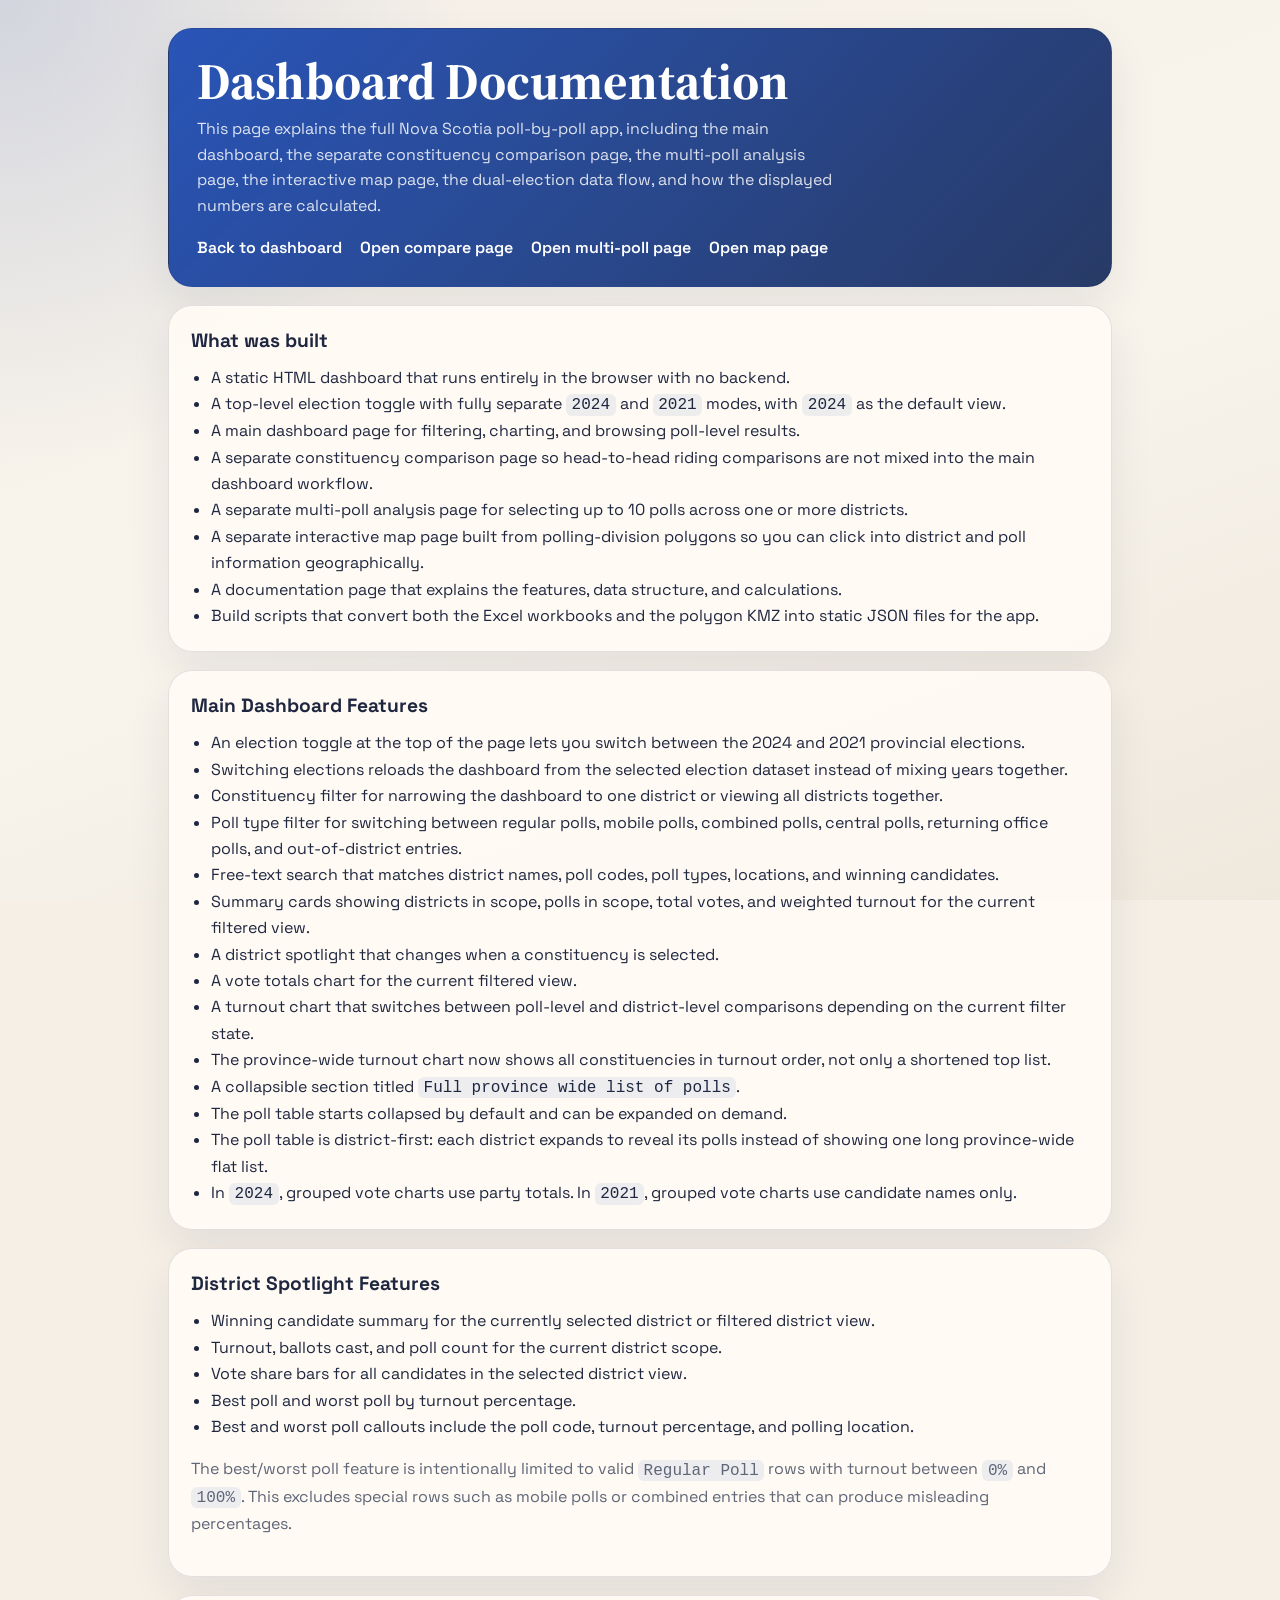
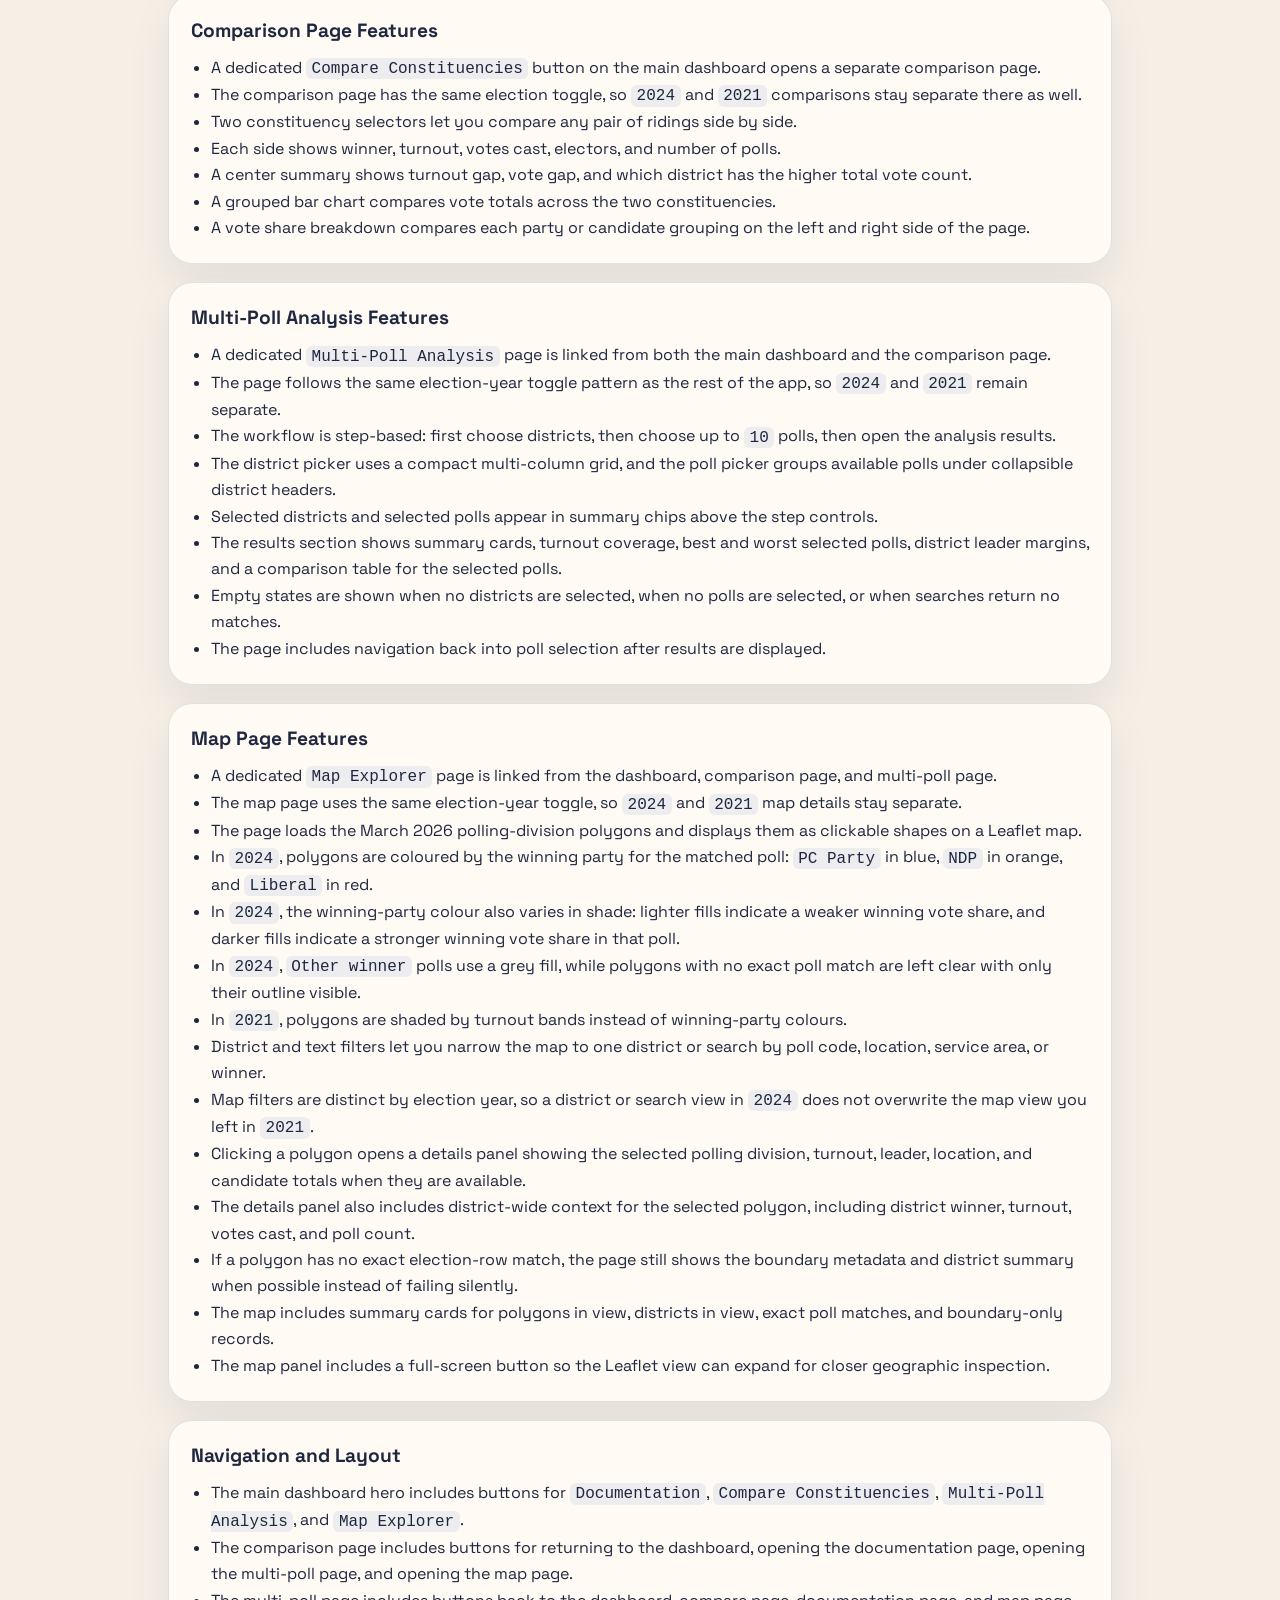
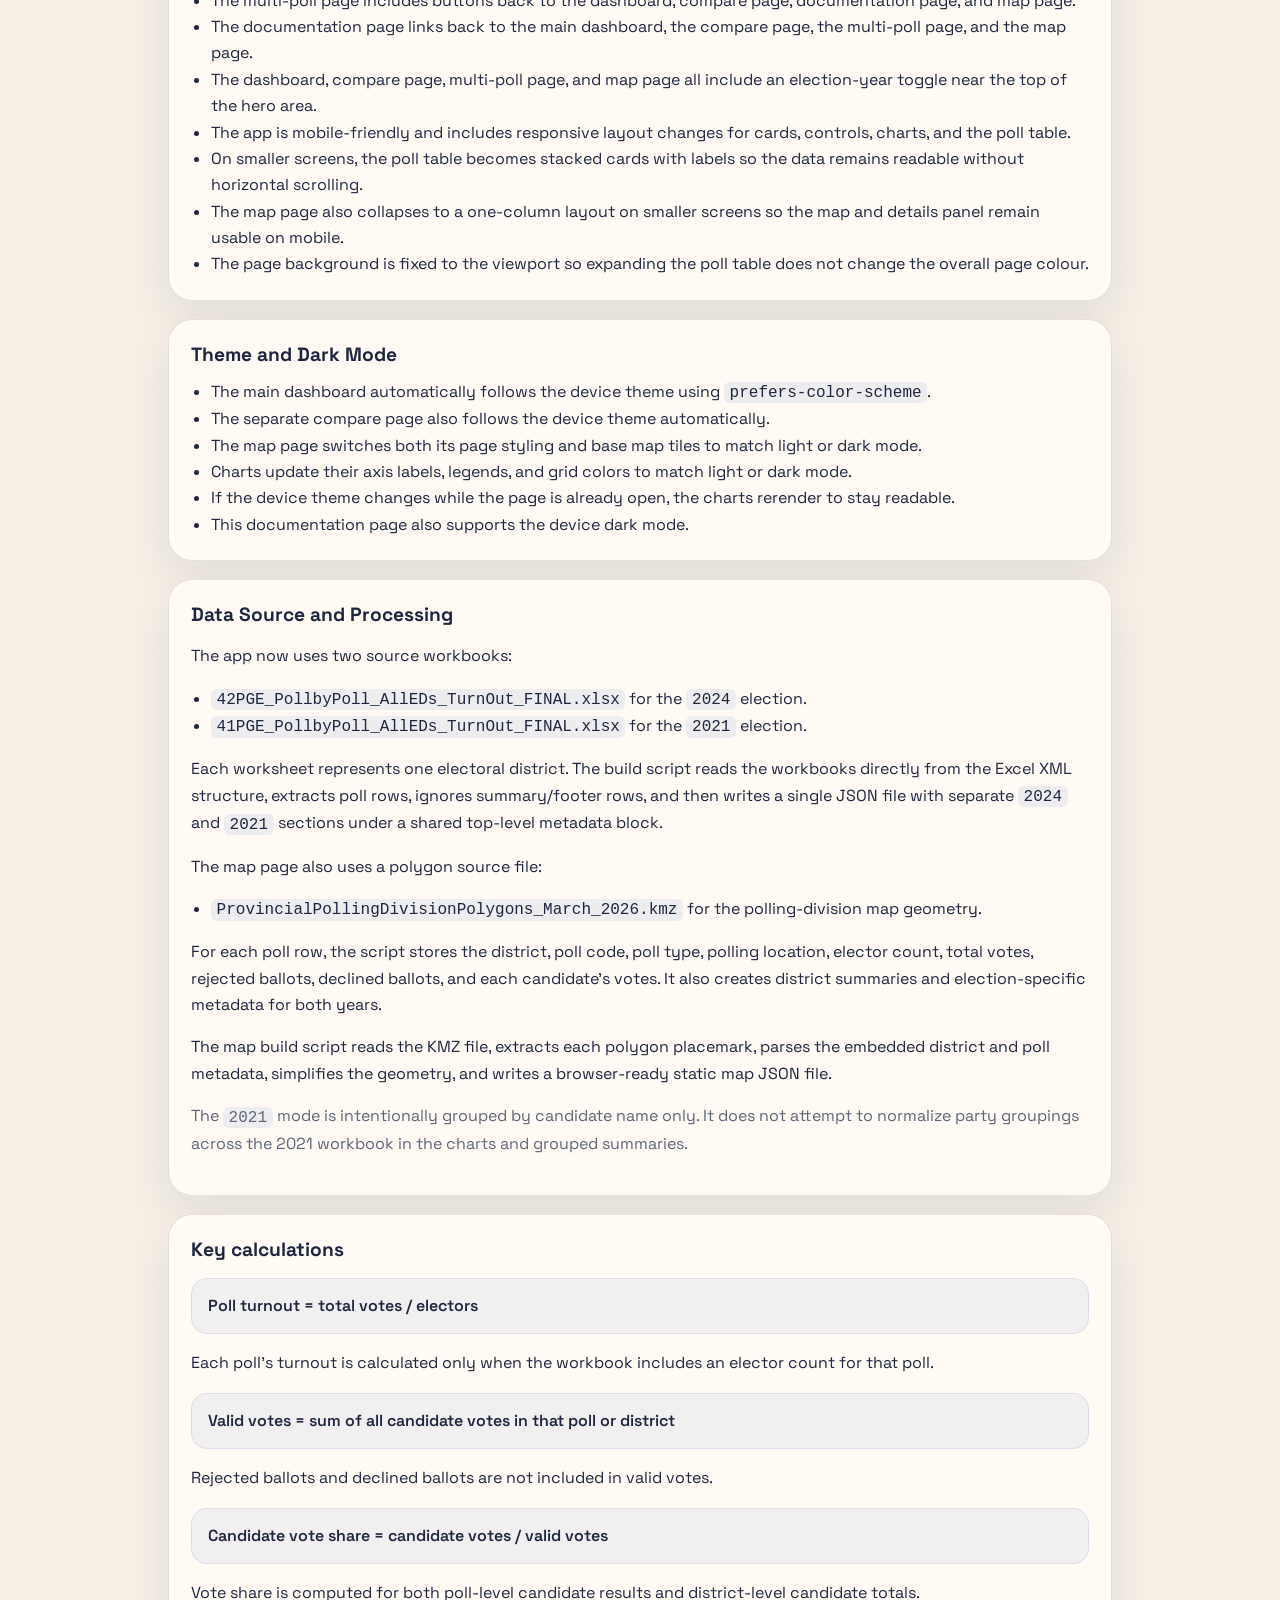
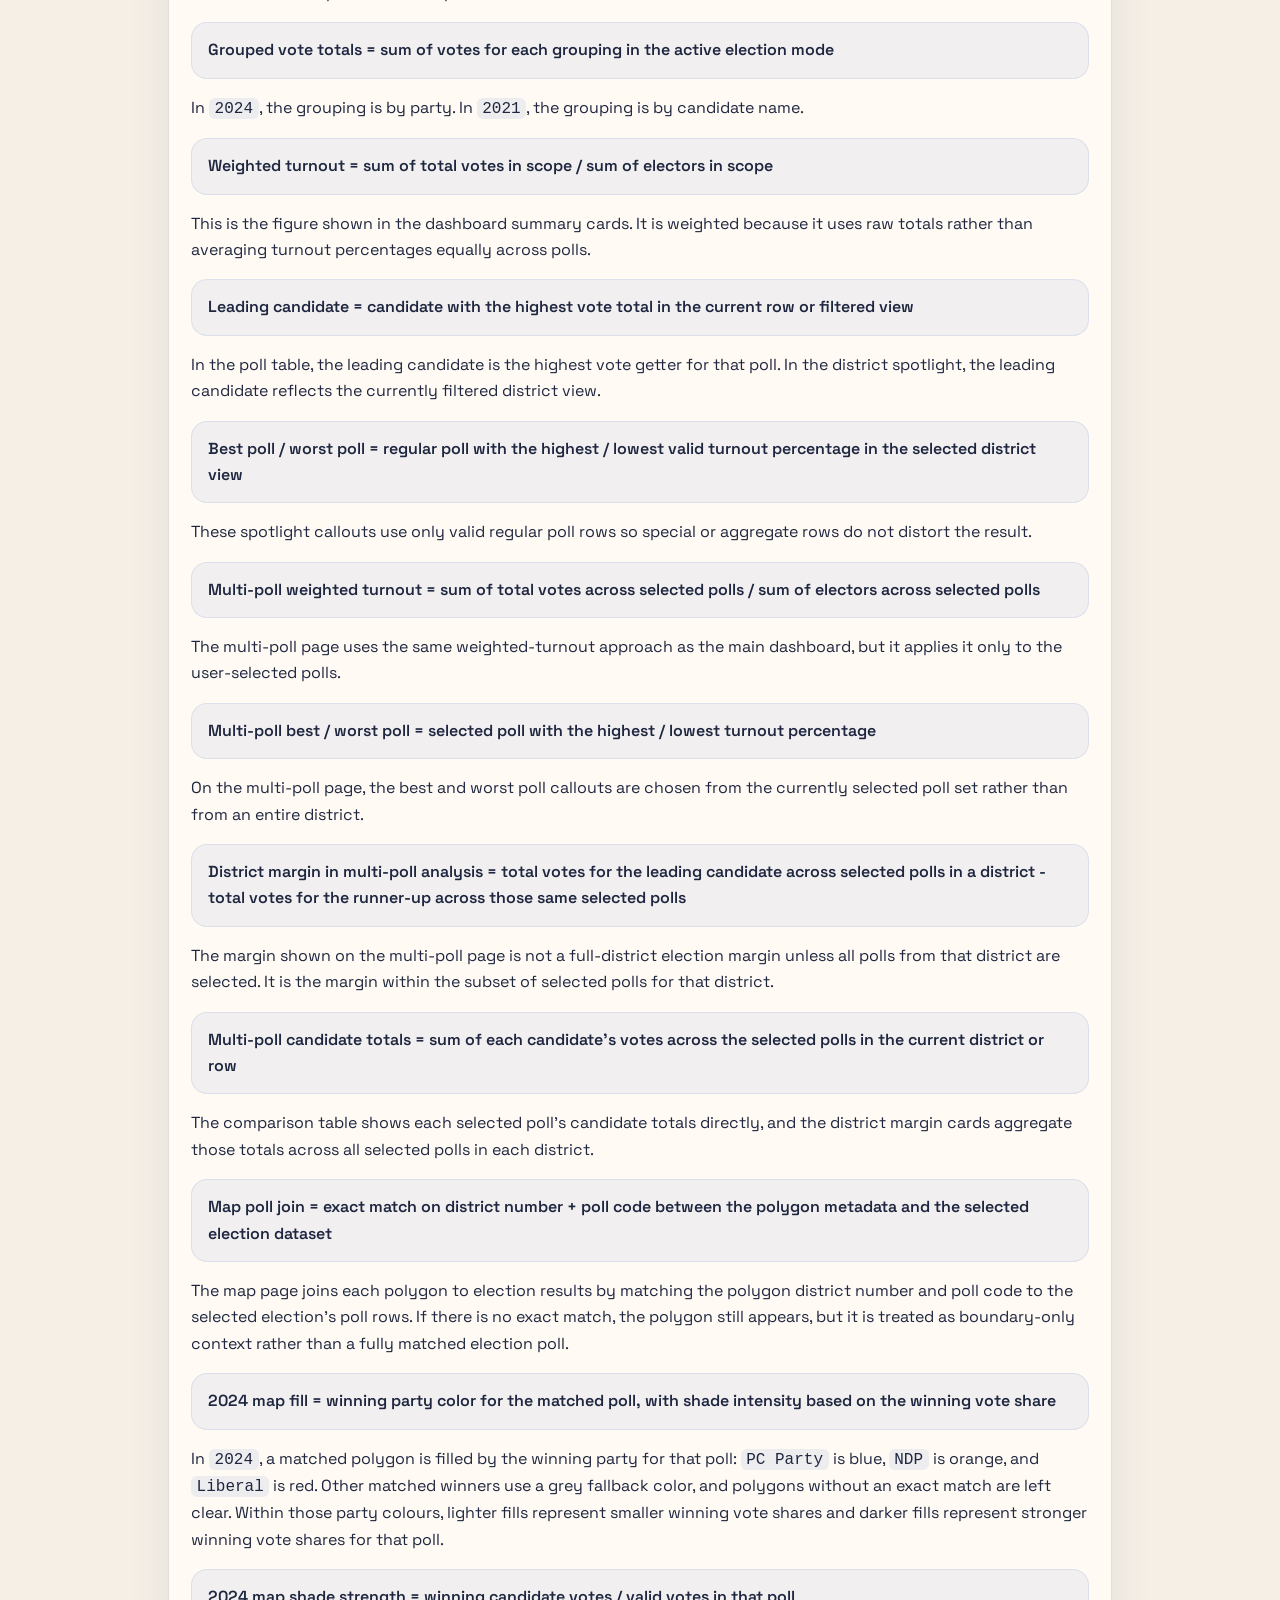
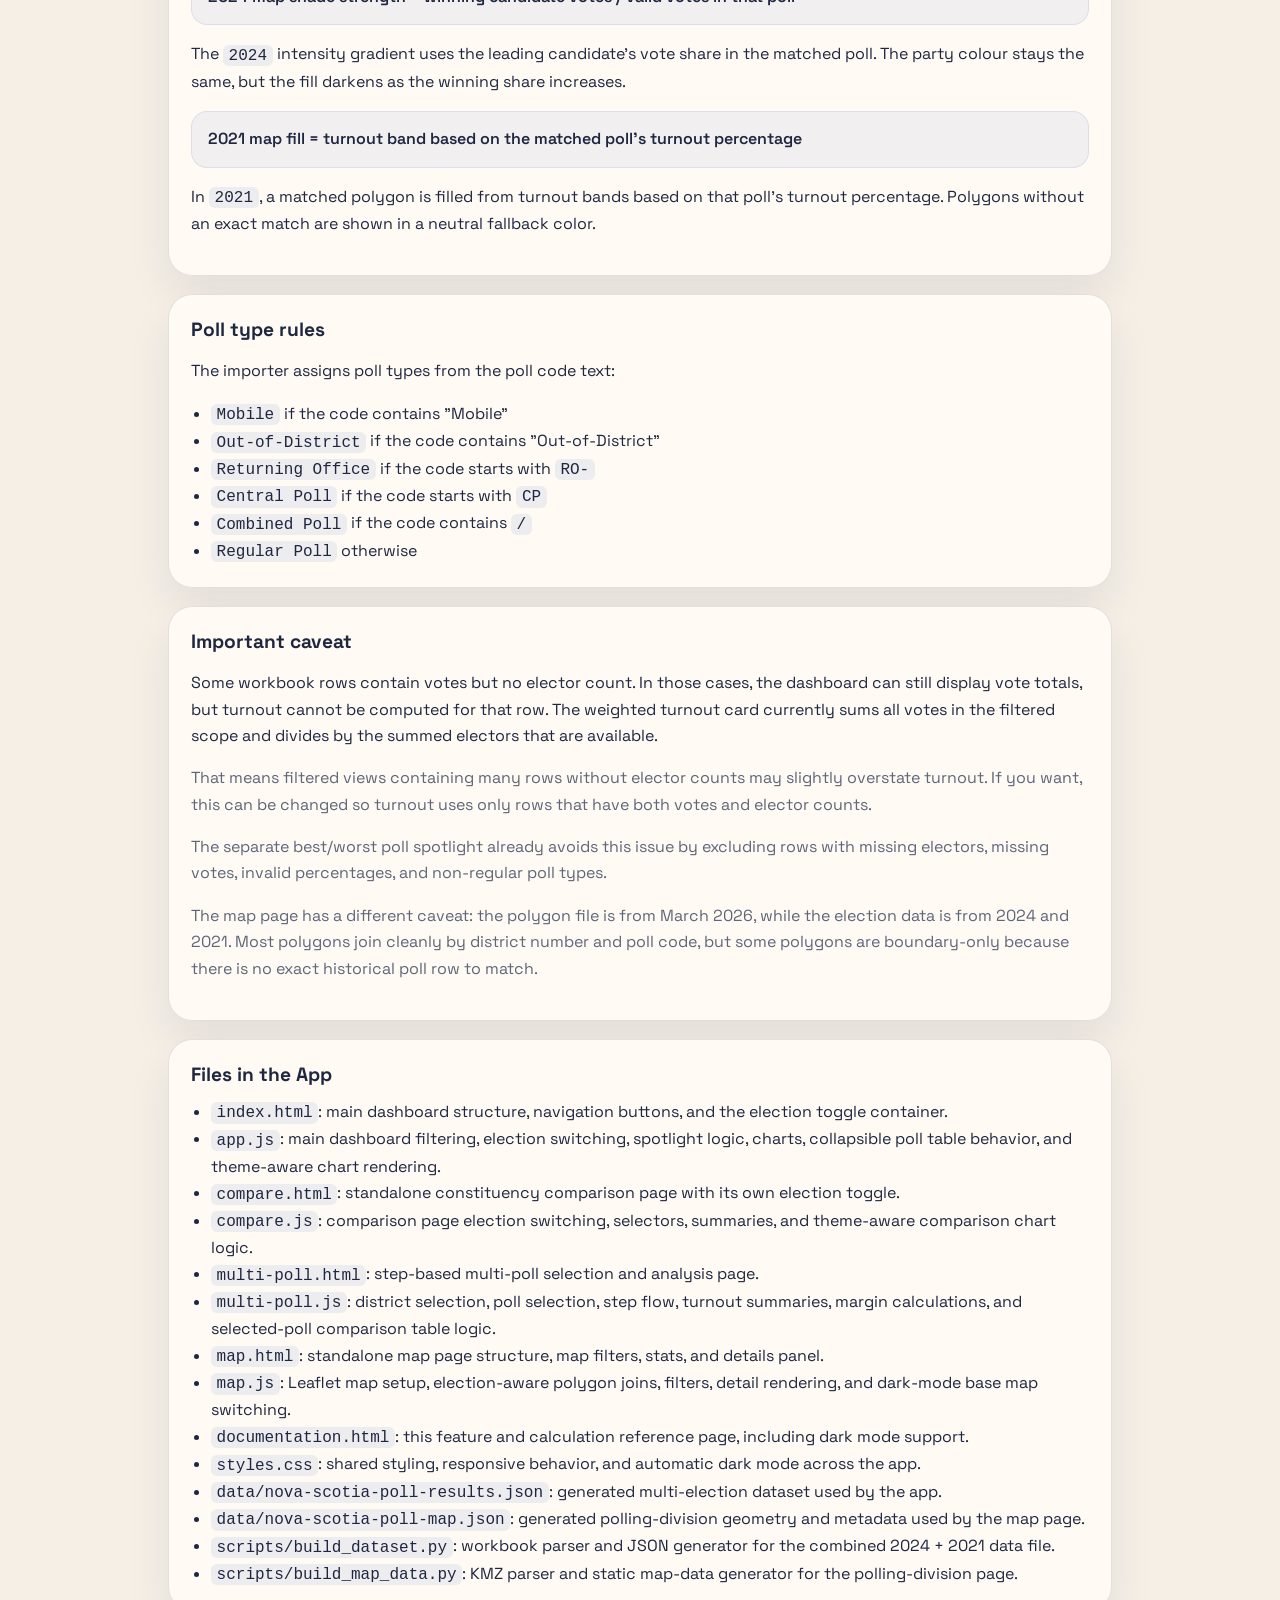
<file: documentation.html>
<!DOCTYPE html>
<html lang="en">
  <head>
    <meta charset="UTF-8" />
    <meta name="viewport" content="width=device-width, initial-scale=1.0" />
    <title>Nova Scotia Poll Dashboard Documentation</title>
    <link rel="preconnect" href="https://fonts.googleapis.com" />
    <link rel="preconnect" href="https://fonts.gstatic.com" crossorigin />
    <link
      href="https://fonts.googleapis.com/css2?family=Space+Grotesk:wght@400;500;700&family=Source+Serif+4:wght@400;600;700&display=swap"
      rel="stylesheet"
    />
    <style>
      :root {
        color-scheme: light;
        --bg: #f5efe6;
        --panel: rgba(255, 251, 245, 0.92);
        --ink: #1f2740;
        --muted: #5e6678;
        --border: rgba(31, 39, 64, 0.12);
        --blue: #1f4db5;
        --shadow: 0 20px 44px rgba(31, 39, 64, 0.08);
        --bg-gradient-mid: #f8f4ec;
        --bg-gradient-end: #efe8dd;
        --code-bg: rgba(31, 77, 181, 0.08);
        --formula-bg: rgba(31, 77, 181, 0.06);
        --formula-border: rgba(31, 77, 181, 0.1);
      }

      * {
        box-sizing: border-box;
      }

      body {
        margin: 0;
        font-family: "Space Grotesk", sans-serif;
        color: var(--ink);
        position: relative;
        background: var(--bg);
      }

      body::before {
        content: "";
        position: fixed;
        inset: 0;
        z-index: -1;
        pointer-events: none;
        background:
          radial-gradient(circle at top left, rgba(31, 77, 181, 0.16), transparent 30%),
          linear-gradient(160deg, var(--bg) 0%, var(--bg-gradient-mid) 52%, var(--bg-gradient-end) 100%);
      }

      .page {
        max-width: 980px;
        margin: 0 auto;
        padding: 28px 18px 56px;
      }

      .hero,
      .panel {
        border: 1px solid var(--border);
        border-radius: 24px;
        box-shadow: var(--shadow);
      }

      .hero {
        padding: 28px;
        color: white;
        background: linear-gradient(135deg, rgba(31, 77, 181, 0.95), rgba(21, 42, 90, 0.92));
      }

      .hero h1 {
        margin: 0 0 10px;
        font-family: "Source Serif 4", serif;
        font-size: clamp(2rem, 4vw, 3.4rem);
        line-height: 0.96;
      }

      .hero p {
        margin: 0;
        max-width: 65ch;
        line-height: 1.6;
        color: rgba(255, 255, 255, 0.84);
      }

      .back-link {
        display: inline-block;
        margin-top: 18px;
        margin-right: 14px;
        color: white;
        font-weight: 600;
        text-decoration: none;
      }

      .panel {
        margin-top: 18px;
        padding: 22px;
        background: var(--panel);
      }

      h2 {
        margin: 0 0 12px;
        font-size: 1.2rem;
      }

      p,
      li {
        line-height: 1.65;
      }

      ul {
        margin: 0;
        padding-left: 20px;
      }

      code {
        font-family: ui-monospace, SFMono-Regular, Menlo, Consolas, monospace;
        background: var(--code-bg);
        padding: 0.1rem 0.35rem;
        border-radius: 6px;
      }

      .formula {
        padding: 14px 16px;
        border-radius: 16px;
        background: var(--formula-bg);
        border: 1px solid var(--formula-border);
        font-weight: 600;
      }

      .note {
        color: var(--muted);
      }

      @media (prefers-color-scheme: dark) {
        :root {
          color-scheme: dark;
          --bg: #0f1625;
          --panel: rgba(20, 28, 46, 0.92);
          --ink: #ecf2ff;
          --muted: #9ca9c1;
          --border: rgba(179, 198, 230, 0.14);
          --blue: #7da8ff;
          --shadow: 0 20px 44px rgba(0, 0, 0, 0.28);
          --bg-gradient-mid: #111b2d;
          --bg-gradient-end: #0b1120;
          --code-bg: rgba(125, 168, 255, 0.12);
          --formula-bg: rgba(125, 168, 255, 0.12);
          --formula-border: rgba(125, 168, 255, 0.16);
        }

        .hero {
          background: linear-gradient(135deg, rgba(20, 39, 84, 0.96), rgba(8, 15, 31, 0.95));
        }
      }
    </style>
  </head>
  <body>
    <main class="page">
      <section class="hero">
        <h1>Dashboard Documentation</h1>
        <p>
          This page explains the full Nova Scotia poll-by-poll app, including the main dashboard,
          the separate constituency comparison page, the multi-poll analysis page, the interactive
          map page, the dual-election data flow, and how the displayed numbers are calculated.
        </p>
        <a class="back-link" href="./index.html">Back to dashboard</a>
        <a class="back-link" href="./compare.html">Open compare page</a>
        <a class="back-link" href="./multi-poll.html">Open multi-poll page</a>
        <a class="back-link" href="./map.html">Open map page</a>
      </section>

      <section class="panel">
        <h2>What was built</h2>
        <ul>
          <li>A static HTML dashboard that runs entirely in the browser with no backend.</li>
          <li>A top-level election toggle with fully separate <code>2024</code> and <code>2021</code> modes, with <code>2024</code> as the default view.</li>
          <li>A main dashboard page for filtering, charting, and browsing poll-level results.</li>
          <li>A separate constituency comparison page so head-to-head riding comparisons are not mixed into the main dashboard workflow.</li>
          <li>A separate multi-poll analysis page for selecting up to 10 polls across one or more districts.</li>
          <li>A separate interactive map page built from polling-division polygons so you can click into district and poll information geographically.</li>
          <li>A documentation page that explains the features, data structure, and calculations.</li>
          <li>Build scripts that convert both the Excel workbooks and the polygon KMZ into static JSON files for the app.</li>
        </ul>
      </section>

      <section class="panel">
        <h2>Main Dashboard Features</h2>
        <ul>
          <li>An election toggle at the top of the page lets you switch between the 2024 and 2021 provincial elections.</li>
          <li>Switching elections reloads the dashboard from the selected election dataset instead of mixing years together.</li>
          <li>Constituency filter for narrowing the dashboard to one district or viewing all districts together.</li>
          <li>Poll type filter for switching between regular polls, mobile polls, combined polls, central polls, returning office polls, and out-of-district entries.</li>
          <li>Free-text search that matches district names, poll codes, poll types, locations, and winning candidates.</li>
          <li>Summary cards showing districts in scope, polls in scope, total votes, and weighted turnout for the current filtered view.</li>
          <li>A district spotlight that changes when a constituency is selected.</li>
          <li>A vote totals chart for the current filtered view.</li>
          <li>A turnout chart that switches between poll-level and district-level comparisons depending on the current filter state.</li>
          <li>The province-wide turnout chart now shows all constituencies in turnout order, not only a shortened top list.</li>
          <li>A collapsible section titled <code>Full province wide list of polls</code>.</li>
          <li>The poll table starts collapsed by default and can be expanded on demand.</li>
          <li>The poll table is district-first: each district expands to reveal its polls instead of showing one long province-wide flat list.</li>
          <li>In <code>2024</code>, grouped vote charts use party totals. In <code>2021</code>, grouped vote charts use candidate names only.</li>
        </ul>
      </section>

      <section class="panel">
        <h2>District Spotlight Features</h2>
        <ul>
          <li>Winning candidate summary for the currently selected district or filtered district view.</li>
          <li>Turnout, ballots cast, and poll count for the current district scope.</li>
          <li>Vote share bars for all candidates in the selected district view.</li>
          <li>Best poll and worst poll by turnout percentage.</li>
          <li>Best and worst poll callouts include the poll code, turnout percentage, and polling location.</li>
        </ul>
        <p class="note">
          The best/worst poll feature is intentionally limited to valid <code>Regular Poll</code>
          rows with turnout between <code>0%</code> and <code>100%</code>. This excludes special
          rows such as mobile polls or combined entries that can produce misleading percentages.
        </p>
      </section>

      <section class="panel">
        <h2>Comparison Page Features</h2>
        <ul>
          <li>A dedicated <code>Compare Constituencies</code> button on the main dashboard opens a separate comparison page.</li>
          <li>The comparison page has the same election toggle, so <code>2024</code> and <code>2021</code> comparisons stay separate there as well.</li>
          <li>Two constituency selectors let you compare any pair of ridings side by side.</li>
          <li>Each side shows winner, turnout, votes cast, electors, and number of polls.</li>
          <li>A center summary shows turnout gap, vote gap, and which district has the higher total vote count.</li>
          <li>A grouped bar chart compares vote totals across the two constituencies.</li>
          <li>A vote share breakdown compares each party or candidate grouping on the left and right side of the page.</li>
        </ul>
      </section>

      <section class="panel">
        <h2>Multi-Poll Analysis Features</h2>
        <ul>
          <li>A dedicated <code>Multi-Poll Analysis</code> page is linked from both the main dashboard and the comparison page.</li>
          <li>The page follows the same election-year toggle pattern as the rest of the app, so <code>2024</code> and <code>2021</code> remain separate.</li>
          <li>The workflow is step-based: first choose districts, then choose up to <code>10</code> polls, then open the analysis results.</li>
          <li>The district picker uses a compact multi-column grid, and the poll picker groups available polls under collapsible district headers.</li>
          <li>Selected districts and selected polls appear in summary chips above the step controls.</li>
          <li>The results section shows summary cards, turnout coverage, best and worst selected polls, district leader margins, and a comparison table for the selected polls.</li>
          <li>Empty states are shown when no districts are selected, when no polls are selected, or when searches return no matches.</li>
          <li>The page includes navigation back into poll selection after results are displayed.</li>
        </ul>
      </section>

      <section class="panel">
        <h2>Map Page Features</h2>
        <ul>
          <li>A dedicated <code>Map Explorer</code> page is linked from the dashboard, comparison page, and multi-poll page.</li>
          <li>The map page uses the same election-year toggle, so <code>2024</code> and <code>2021</code> map details stay separate.</li>
          <li>The page loads the March 2026 polling-division polygons and displays them as clickable shapes on a Leaflet map.</li>
          <li>In <code>2024</code>, polygons are coloured by the winning party for the matched poll: <code>PC Party</code> in blue, <code>NDP</code> in orange, and <code>Liberal</code> in red.</li>
          <li>In <code>2024</code>, the winning-party colour also varies in shade: lighter fills indicate a weaker winning vote share, and darker fills indicate a stronger winning vote share in that poll.</li>
          <li>In <code>2024</code>, <code>Other winner</code> polls use a grey fill, while polygons with no exact poll match are left clear with only their outline visible.</li>
          <li>In <code>2021</code>, polygons are shaded by turnout bands instead of winning-party colours.</li>
          <li>District and text filters let you narrow the map to one district or search by poll code, location, service area, or winner.</li>
          <li>Map filters are distinct by election year, so a district or search view in <code>2024</code> does not overwrite the map view you left in <code>2021</code>.</li>
          <li>Clicking a polygon opens a details panel showing the selected polling division, turnout, leader, location, and candidate totals when they are available.</li>
          <li>The details panel also includes district-wide context for the selected polygon, including district winner, turnout, votes cast, and poll count.</li>
          <li>If a polygon has no exact election-row match, the page still shows the boundary metadata and district summary when possible instead of failing silently.</li>
          <li>The map includes summary cards for polygons in view, districts in view, exact poll matches, and boundary-only records.</li>
          <li>The map panel includes a full-screen button so the Leaflet view can expand for closer geographic inspection.</li>
        </ul>
      </section>

      <section class="panel">
        <h2>Navigation and Layout</h2>
        <ul>
          <li>The main dashboard hero includes buttons for <code>Documentation</code>, <code>Compare Constituencies</code>, <code>Multi-Poll Analysis</code>, and <code>Map Explorer</code>.</li>
          <li>The comparison page includes buttons for returning to the dashboard, opening the documentation page, opening the multi-poll page, and opening the map page.</li>
          <li>The multi-poll page includes buttons back to the dashboard, compare page, documentation page, and map page.</li>
          <li>The documentation page links back to the main dashboard, the compare page, the multi-poll page, and the map page.</li>
          <li>The dashboard, compare page, multi-poll page, and map page all include an election-year toggle near the top of the hero area.</li>
          <li>The app is mobile-friendly and includes responsive layout changes for cards, controls, charts, and the poll table.</li>
          <li>On smaller screens, the poll table becomes stacked cards with labels so the data remains readable without horizontal scrolling.</li>
          <li>The map page also collapses to a one-column layout on smaller screens so the map and details panel remain usable on mobile.</li>
          <li>The page background is fixed to the viewport so expanding the poll table does not change the overall page colour.</li>
        </ul>
      </section>

      <section class="panel">
        <h2>Theme and Dark Mode</h2>
        <ul>
          <li>The main dashboard automatically follows the device theme using <code>prefers-color-scheme</code>.</li>
          <li>The separate compare page also follows the device theme automatically.</li>
          <li>The map page switches both its page styling and base map tiles to match light or dark mode.</li>
          <li>Charts update their axis labels, legends, and grid colors to match light or dark mode.</li>
          <li>If the device theme changes while the page is already open, the charts rerender to stay readable.</li>
          <li>This documentation page also supports the device dark mode.</li>
        </ul>
      </section>

      <section class="panel">
        <h2>Data Source and Processing</h2>
        <p>
          The app now uses two source workbooks:
        </p>
        <ul>
          <li><code>42PGE_PollbyPoll_AllEDs_TurnOut_FINAL.xlsx</code> for the <code>2024</code> election.</li>
          <li><code>41PGE_PollbyPoll_AllEDs_TurnOut_FINAL.xlsx</code> for the <code>2021</code> election.</li>
        </ul>
        <p>
          Each worksheet represents one electoral district. The build script reads the workbooks
          directly from the Excel XML structure, extracts poll rows, ignores summary/footer rows,
          and then writes a single JSON file with separate <code>2024</code> and <code>2021</code>
          sections under a shared top-level metadata block.
        </p>
        <p>
          The map page also uses a polygon source file:
        </p>
        <ul>
          <li><code>ProvincialPollingDivisionPolygons_March_2026.kmz</code> for the polling-division map geometry.</li>
        </ul>
        <p>
          For each poll row, the script stores the district, poll code, poll type, polling
          location, elector count, total votes, rejected ballots, declined ballots, and each
          candidate's votes. It also creates district summaries and election-specific metadata for
          both years.
        </p>
        <p>
          The map build script reads the KMZ file, extracts each polygon placemark, parses the
          embedded district and poll metadata, simplifies the geometry, and writes a browser-ready
          static map JSON file.
        </p>
        <p class="note">
          The <code>2021</code> mode is intentionally grouped by candidate name only. It does not
          attempt to normalize party groupings across the 2021 workbook in the charts and grouped
          summaries.
        </p>
      </section>

      <section class="panel">
        <h2>Key calculations</h2>
        <p class="formula">Poll turnout = total votes / electors</p>
        <p>
          Each poll's turnout is calculated only when the workbook includes an elector count for
          that poll.
        </p>

        <p class="formula">Valid votes = sum of all candidate votes in that poll or district</p>
        <p>
          Rejected ballots and declined ballots are not included in valid votes.
        </p>

        <p class="formula">Candidate vote share = candidate votes / valid votes</p>
        <p>
          Vote share is computed for both poll-level candidate results and district-level candidate
          totals.
        </p>

        <p class="formula">Grouped vote totals = sum of votes for each grouping in the active election mode</p>
        <p>
          In <code>2024</code>, the grouping is by party. In <code>2021</code>, the grouping is by
          candidate name.
        </p>

        <p class="formula">Weighted turnout = sum of total votes in scope / sum of electors in scope</p>
        <p>
          This is the figure shown in the dashboard summary cards. It is weighted because it uses
          raw totals rather than averaging turnout percentages equally across polls.
        </p>

        <p class="formula">Leading candidate = candidate with the highest vote total in the current row or filtered view</p>
        <p>
          In the poll table, the leading candidate is the highest vote getter for that poll. In the
          district spotlight, the leading candidate reflects the currently filtered district view.
        </p>

        <p class="formula">Best poll / worst poll = regular poll with the highest / lowest valid turnout percentage in the selected district view</p>
        <p>
          These spotlight callouts use only valid regular poll rows so special or aggregate rows do
          not distort the result.
        </p>

        <p class="formula">Multi-poll weighted turnout = sum of total votes across selected polls / sum of electors across selected polls</p>
        <p>
          The multi-poll page uses the same weighted-turnout approach as the main dashboard, but it
          applies it only to the user-selected polls.
        </p>

        <p class="formula">Multi-poll best / worst poll = selected poll with the highest / lowest turnout percentage</p>
        <p>
          On the multi-poll page, the best and worst poll callouts are chosen from the currently
          selected poll set rather than from an entire district.
        </p>

        <p class="formula">District margin in multi-poll analysis = total votes for the leading candidate across selected polls in a district - total votes for the runner-up across those same selected polls</p>
        <p>
          The margin shown on the multi-poll page is not a full-district election margin unless all
          polls from that district are selected. It is the margin within the subset of selected
          polls for that district.
        </p>

        <p class="formula">Multi-poll candidate totals = sum of each candidate's votes across the selected polls in the current district or row</p>
        <p>
          The comparison table shows each selected poll's candidate totals directly, and the district
          margin cards aggregate those totals across all selected polls in each district.
        </p>

        <p class="formula">Map poll join = exact match on district number + poll code between the polygon metadata and the selected election dataset</p>
        <p>
          The map page joins each polygon to election results by matching the polygon district
          number and poll code to the selected election's poll rows. If there is no exact match,
          the polygon still appears, but it is treated as boundary-only context rather than a
          fully matched election poll.
        </p>

        <p class="formula">2024 map fill = winning party color for the matched poll, with shade intensity based on the winning vote share</p>
        <p>
          In <code>2024</code>, a matched polygon is filled by the winning party for that poll:
          <code>PC Party</code> is blue, <code>NDP</code> is orange, and <code>Liberal</code> is red.
          Other matched winners use a grey fallback color, and polygons without an exact match are left clear.
          Within those party colours, lighter fills represent smaller winning vote shares and darker
          fills represent stronger winning vote shares for that poll.
        </p>

        <p class="formula">2024 map shade strength = winning candidate votes / valid votes in that poll</p>
        <p>
          The <code>2024</code> intensity gradient uses the leading candidate's vote share in the
          matched poll. The party colour stays the same, but the fill darkens as the winning share
          increases.
        </p>

        <p class="formula">2021 map fill = turnout band based on the matched poll's turnout percentage</p>
        <p>
          In <code>2021</code>, a matched polygon is filled from turnout bands based on that poll's
          turnout percentage. Polygons without an exact match are shown in a neutral fallback color.
        </p>
      </section>

      <section class="panel">
        <h2>Poll type rules</h2>
        <p>The importer assigns poll types from the poll code text:</p>
        <ul>
          <li><code>Mobile</code> if the code contains "Mobile"</li>
          <li><code>Out-of-District</code> if the code contains "Out-of-District"</li>
          <li><code>Returning Office</code> if the code starts with <code>RO-</code></li>
          <li><code>Central Poll</code> if the code starts with <code>CP</code></li>
          <li><code>Combined Poll</code> if the code contains <code>/</code></li>
          <li><code>Regular Poll</code> otherwise</li>
        </ul>
      </section>

      <section class="panel">
        <h2>Important caveat</h2>
        <p>
          Some workbook rows contain votes but no elector count. In those cases, the dashboard can
          still display vote totals, but turnout cannot be computed for that row. The weighted
          turnout card currently sums all votes in the filtered scope and divides by the summed
          electors that are available.
        </p>
        <p class="note">
          That means filtered views containing many rows without elector counts may slightly
          overstate turnout. If you want, this can be changed so turnout uses only rows that have
          both votes and elector counts.
        </p>
        <p class="note">
          The separate best/worst poll spotlight already avoids this issue by excluding rows with
          missing electors, missing votes, invalid percentages, and non-regular poll types.
        </p>
        <p class="note">
          The map page has a different caveat: the polygon file is from March 2026, while the
          election data is from 2024 and 2021. Most polygons join cleanly by district number and
          poll code, but some polygons are boundary-only because there is no exact historical poll
          row to match.
        </p>
      </section>

      <section class="panel">
        <h2>Files in the App</h2>
        <ul>
          <li><code>index.html</code>: main dashboard structure, navigation buttons, and the election toggle container.</li>
          <li><code>app.js</code>: main dashboard filtering, election switching, spotlight logic, charts, collapsible poll table behavior, and theme-aware chart rendering.</li>
          <li><code>compare.html</code>: standalone constituency comparison page with its own election toggle.</li>
          <li><code>compare.js</code>: comparison page election switching, selectors, summaries, and theme-aware comparison chart logic.</li>
          <li><code>multi-poll.html</code>: step-based multi-poll selection and analysis page.</li>
          <li><code>multi-poll.js</code>: district selection, poll selection, step flow, turnout summaries, margin calculations, and selected-poll comparison table logic.</li>
          <li><code>map.html</code>: standalone map page structure, map filters, stats, and details panel.</li>
          <li><code>map.js</code>: Leaflet map setup, election-aware polygon joins, filters, detail rendering, and dark-mode base map switching.</li>
          <li><code>documentation.html</code>: this feature and calculation reference page, including dark mode support.</li>
          <li><code>styles.css</code>: shared styling, responsive behavior, and automatic dark mode across the app.</li>
          <li><code>data/nova-scotia-poll-results.json</code>: generated multi-election dataset used by the app.</li>
          <li><code>data/nova-scotia-poll-map.json</code>: generated polling-division geometry and metadata used by the map page.</li>
          <li><code>scripts/build_dataset.py</code>: workbook parser and JSON generator for the combined 2024 + 2021 data file.</li>
          <li><code>scripts/build_map_data.py</code>: KMZ parser and static map-data generator for the polling-division page.</li>
        </ul>
      </section>
    </main>
  </body>
</html>
</file>
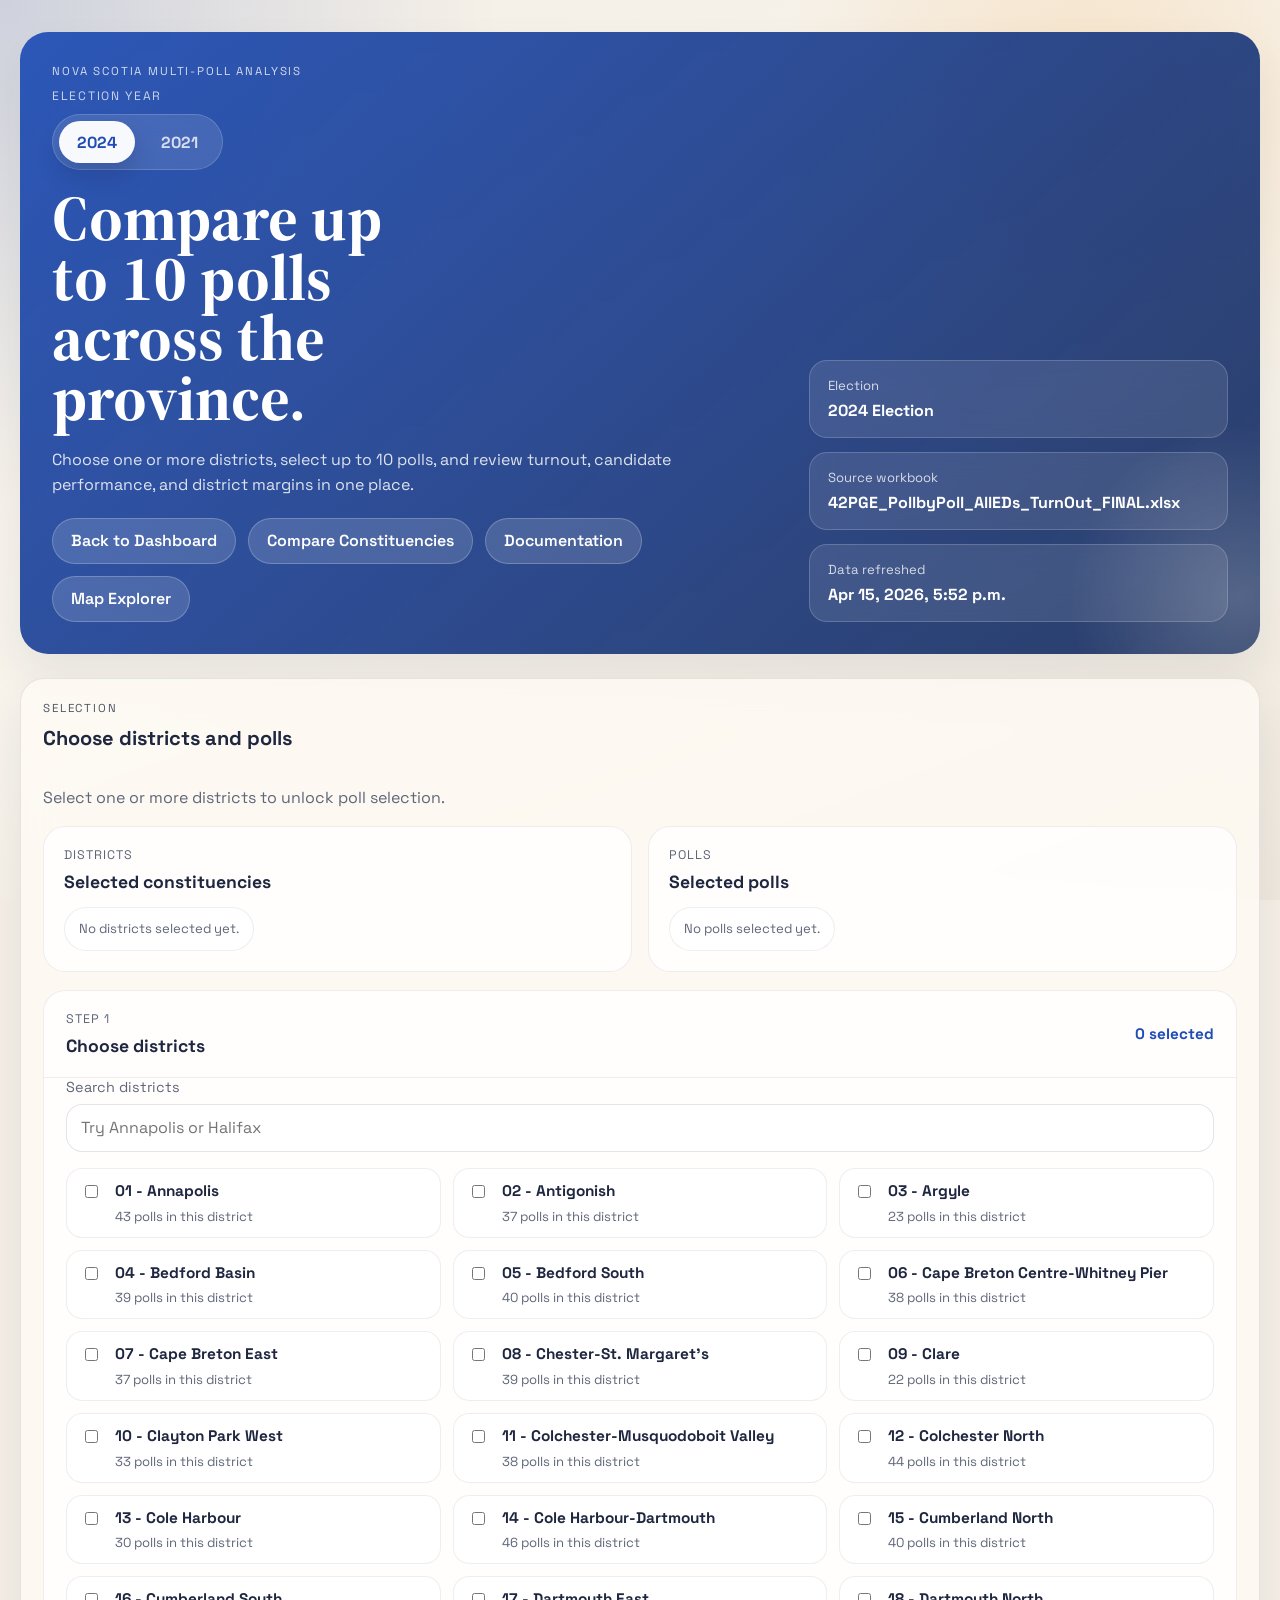
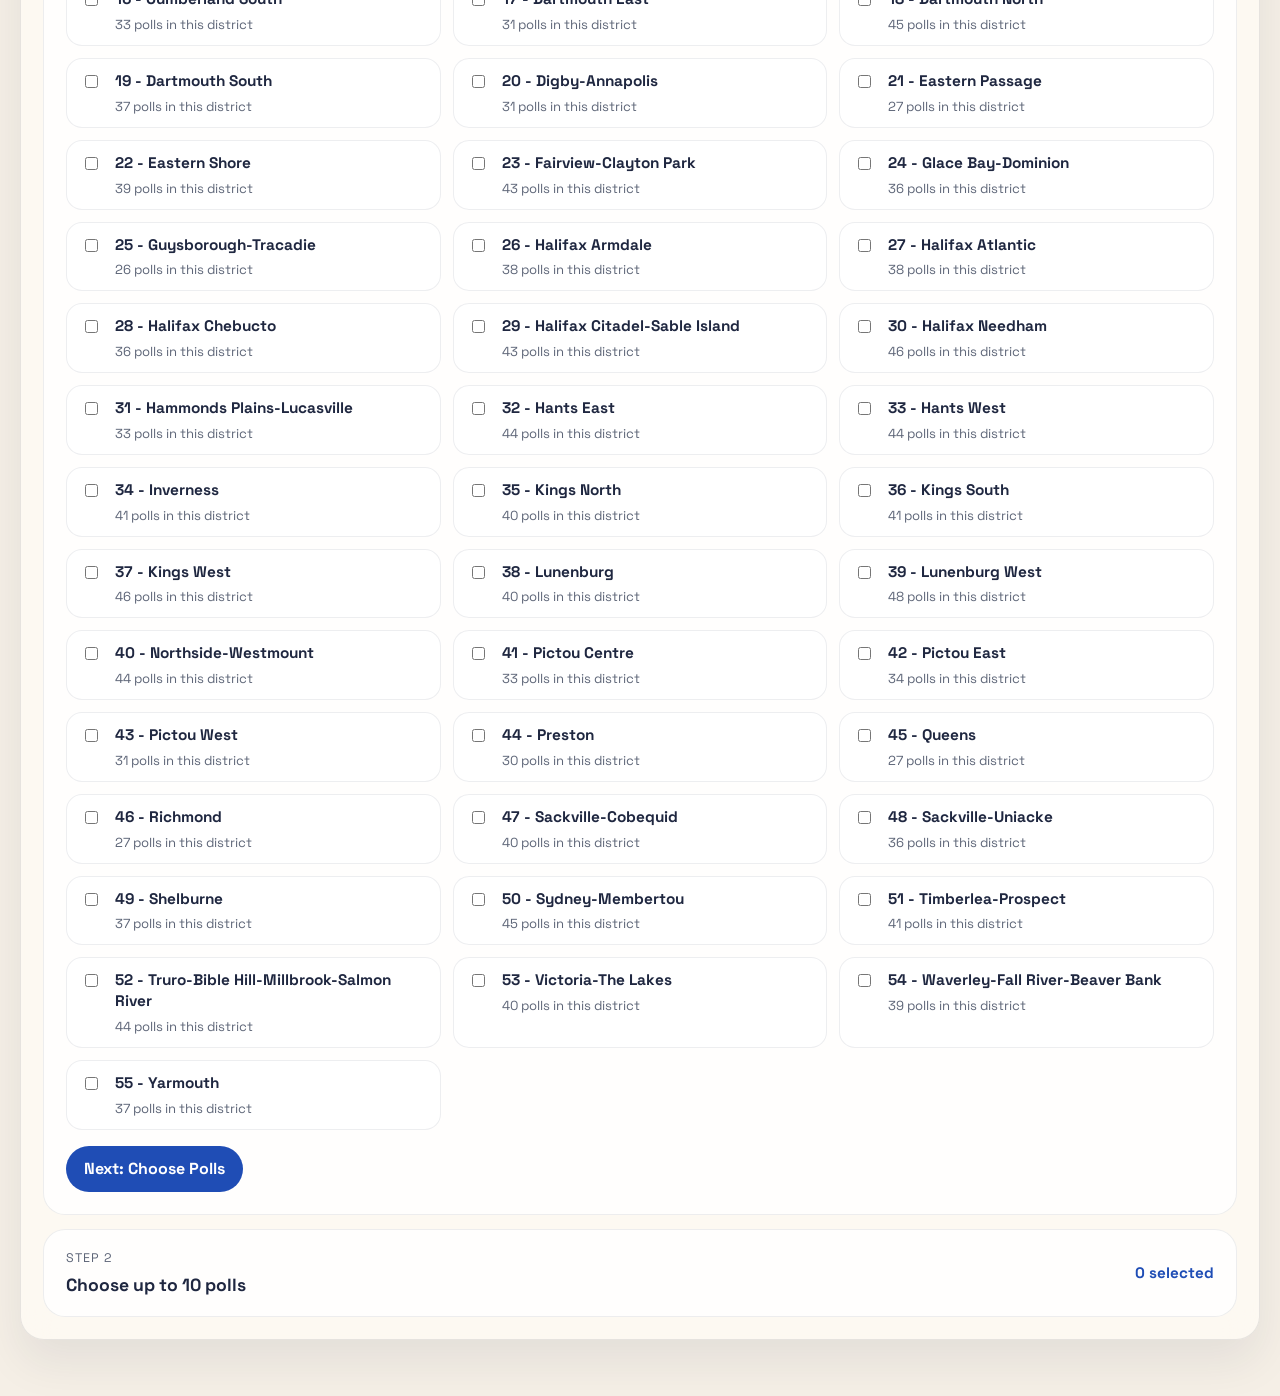
<file: multi-poll.html>
<!DOCTYPE html>
<html lang="en">
  <head>
    <meta charset="UTF-8" />
    <meta name="viewport" content="width=device-width, initial-scale=1.0" />
    <title>Multi-Poll Analysis</title>
    <meta
      name="description"
      content="Compare up to 10 Nova Scotia polls across districts using turnout, candidate totals, and district margin analysis."
    />
    <link rel="preconnect" href="https://fonts.googleapis.com" />
    <link rel="preconnect" href="https://fonts.gstatic.com" crossorigin />
    <link
      href="https://fonts.googleapis.com/css2?family=Space+Grotesk:wght@400;500;700&family=Source+Serif+4:wght@400;600;700&display=swap"
      rel="stylesheet"
    />
    <link rel="stylesheet" href="./styles.css?v=20260416-4" />
    <script type="module" src="./multi-poll.js?v=20260416-3"></script>
  </head>
  <body>
    <div class="page-shell">
      <header class="hero">
        <div class="hero-copy">
          <p class="eyebrow">Nova Scotia Multi-Poll Analysis</p>
          <div class="election-switcher">
            <span class="switcher-label">Election year</span>
            <div id="electionToggle" class="election-toggle" aria-label="Election year selector"></div>
          </div>
          <h1>Compare up to 10 polls across the province.</h1>
          <p class="hero-text">
            Choose one or more districts, select up to 10 polls, and review turnout, candidate
            performance, and district margins in one place.
          </p>
          <div class="hero-actions">
            <a class="hero-button" href="./index.html">Back to Dashboard</a>
            <a class="hero-button" href="./compare.html">Compare Constituencies</a>
            <a class="hero-button" href="./documentation.html">Documentation</a>
            <a class="hero-button" href="./map.html">Map Explorer</a>
          </div>
        </div>
        <div class="hero-meta">
          <div class="meta-pill">
            <span>Election</span>
            <strong id="currentElectionLabel">Loading...</strong>
          </div>
          <div class="meta-pill">
            <span>Source workbook</span>
            <strong id="sourceWorkbook">Loading...</strong>
          </div>
          <div class="meta-pill">
            <span>Data refreshed</span>
            <strong id="generatedAt">Loading...</strong>
          </div>
        </div>
      </header>

      <main class="dashboard">
        <section class="panel analysis-panel">
          <div class="panel-heading">
            <div>
              <p class="section-kicker">Selection</p>
              <h2>Choose districts and polls</h2>
            </div>
          </div>

          <p id="selectionStatus" class="filters-footnote">
            Select one or more districts to unlock poll selection.
          </p>

          <div class="analysis-overview">
            <article class="selection-summary-card">
              <p class="compare-label">Districts</p>
              <h3>Selected constituencies</h3>
              <div id="selectedDistrictChips" class="selection-chips"></div>
            </article>

            <article class="selection-summary-card">
              <p class="compare-label">Polls</p>
              <h3>Selected polls</h3>
              <div id="selectedPollChips" class="selection-chips"></div>
            </article>
          </div>

          <div class="analysis-disclosures">
            <details id="stepOneDisclosure" class="analysis-disclosure" open>
              <summary class="analysis-disclosure-summary">
                <div>
                  <p class="compare-label">Step 1</p>
                  <h3>Choose districts</h3>
                </div>
                <strong id="analysisDistrictSummaryCount" class="analysis-disclosure-count">0 selected</strong>
              </summary>
              <div class="analysis-disclosure-body">
                <label class="field">
                  <span>Search districts</span>
                  <input id="analysisDistrictSearch" type="search" placeholder="Try Annapolis or Halifax" />
                </label>
                <div id="analysisDistrictList" class="selection-list selection-list-districts"></div>
                <div class="analysis-actions">
                  <button id="stepOneNextButton" class="primary-button" type="button">Next: Choose Polls</button>
                </div>
              </div>
            </details>

            <details id="stepTwoDisclosure" class="analysis-disclosure">
              <summary class="analysis-disclosure-summary">
                <div>
                  <p class="compare-label">Step 2</p>
                  <h3>Choose up to 10 polls</h3>
                </div>
                <strong id="analysisPollSummaryCount" class="analysis-disclosure-count">0 selected</strong>
              </summary>
              <div class="analysis-disclosure-body">
                <label class="field">
                  <span>Search polls</span>
                  <input id="analysisPollSearch" type="search" placeholder="Try 001, Mobile, or Bedford" />
                </label>
                <div id="analysisPollList" class="selection-list selection-list-polls"></div>
                <div class="analysis-actions">
                  <button id="stepTwoBackButton" class="ghost-button" type="button">Back to Districts</button>
                  <button id="stepTwoNextButton" class="primary-button" type="button">Next: View Analysis</button>
                </div>
              </div>
            </details>
          </div>
        </section>

        <div id="analysisResults" class="analysis-results-shell is-hidden">
          <section class="stats-grid">
            <article class="stat-card">
              <span>Districts selected</span>
              <strong id="analysisDistrictCount">0</strong>
            </article>
            <article class="stat-card">
              <span>Polls selected</span>
              <strong id="analysisPollCount">0</strong>
            </article>
            <article class="stat-card">
              <span>Total votes</span>
              <strong id="analysisVotesStat">-</strong>
            </article>
            <article class="stat-card">
              <span>Weighted turnout</span>
              <strong id="analysisTurnoutStat">-</strong>
            </article>
          </section>

          <section class="analysis-results-grid">
            <article class="panel">
              <div class="panel-heading compact">
                <div>
                  <p class="section-kicker">Turnout</p>
                  <h2>Selected poll turnout metrics</h2>
                </div>
                <button id="resultsEditButton" class="ghost-button" type="button">Edit Poll Selection</button>
              </div>
              <div id="analysisTurnoutContent" class="spotlight-content"></div>
            </article>

            <article class="panel">
              <div class="panel-heading compact">
                <div>
                  <p class="section-kicker">Margins</p>
                  <h2>District leader margins</h2>
                </div>
              </div>
              <div id="analysisMarginGrid" class="margin-grid"></div>
            </article>
          </section>

          <section class="panel">
            <div class="panel-heading compact">
              <div>
                <p class="section-kicker">Comparison</p>
                <h2>Selected poll comparison table</h2>
              </div>
            </div>
            <div class="table-wrap">
              <table class="analysis-table">
                <thead>
                  <tr>
                    <th>District</th>
                    <th>Poll</th>
                    <th>Turnout</th>
                    <th>Votes / Electors</th>
                    <th>Leader</th>
                    <th>District margin</th>
                    <th>Candidate totals</th>
                  </tr>
                </thead>
                <tbody id="analysisTableBody"></tbody>
              </table>
            </div>
          </section>
        </div>
      </main>
    </div>
  </body>
</html>
</file>
<file: styles.css>
:root {
  color-scheme: light;
  --bg: #f5efe6;
  --bg-accent: #f2dfc2;
  --panel: rgba(255, 251, 245, 0.78);
  --panel-strong: rgba(255, 252, 248, 0.94);
  --ink: #1f2740;
  --muted: #5e6678;
  --border: rgba(31, 39, 64, 0.1);
  --shadow: 0 22px 45px rgba(31, 39, 64, 0.08);
  --blue: #1f4db5;
  --blue-soft: #d8e5ff;
  --red: #cc2b2b;
  --orange: #f28f16;
  --green: #2f8f46;
  --purple: #6b4ce6;
  --bg-gradient-mid: #f8f4ec;
  --bg-gradient-end: #efe8dd;
  --panel-soft: rgba(255, 255, 255, 0.82);
  --panel-card: rgba(255, 255, 255, 0.8);
  --panel-card-border: rgba(31, 39, 64, 0.08);
  --accent-wash: rgba(31, 77, 181, 0.06);
  --accent-wash-strong: rgba(31, 77, 181, 0.07);
  --surface-track: rgba(31, 39, 64, 0.08);
  --table-bg: rgba(255, 255, 255, 0.78);
  --table-head-bg: #f5f2eb;
  --row-hover-bg: rgba(31, 77, 181, 0.05);
  --input-bg: rgba(255, 255, 255, 0.92);
  --mobile-row-bg: rgba(255, 255, 255, 0.82);
  --mobile-row-hover-bg: rgba(255, 255, 255, 0.92);
  --chart-text: #1f2740;
  --chart-muted: #5e6678;
  --chart-grid: rgba(31, 39, 64, 0.08);
}

* {
  box-sizing: border-box;
}

html {
  scroll-behavior: smooth;
}

body {
  margin: 0;
  min-height: 100vh;
  font-family: "Space Grotesk", sans-serif;
  color: var(--ink);
  position: relative;
  background: var(--bg);
}

body::before {
  content: "";
  position: fixed;
  inset: 0;
  z-index: -1;
  pointer-events: none;
  background:
    radial-gradient(circle at top left, rgba(31, 77, 181, 0.18), transparent 32%),
    radial-gradient(circle at 85% 15%, rgba(242, 143, 22, 0.18), transparent 24%),
    linear-gradient(160deg, var(--bg) 0%, var(--bg-gradient-mid) 52%, var(--bg-gradient-end) 100%);
}

button,
input,
select {
  font: inherit;
}

.page-shell {
  max-width: 1440px;
  margin: 0 auto;
  padding: 32px 20px 56px;
}

.hero {
  display: grid;
  grid-template-columns: minmax(0, 1.4fr) minmax(300px, 0.8fr);
  gap: 24px;
  padding: 32px;
  background:
    linear-gradient(135deg, rgba(31, 77, 181, 0.93), rgba(21, 42, 90, 0.9)),
    linear-gradient(180deg, rgba(255, 255, 255, 0.06), rgba(255, 255, 255, 0));
  color: white;
  border-radius: 28px;
  position: relative;
  overflow: hidden;
  box-shadow: var(--shadow);
}

.hero::after {
  content: "";
  position: absolute;
  inset: auto -12% -18% auto;
  width: 340px;
  height: 340px;
  border-radius: 50%;
  background: radial-gradient(circle, rgba(255, 255, 255, 0.2), transparent 72%);
}

.eyebrow,
.section-kicker {
  margin: 0 0 10px;
  text-transform: uppercase;
  letter-spacing: 0.16em;
  font-size: 0.72rem;
  opacity: 0.78;
}

.election-switcher {
  display: grid;
  gap: 10px;
  margin-bottom: 18px;
}

.switcher-label {
  font-size: 0.76rem;
  text-transform: uppercase;
  letter-spacing: 0.14em;
  color: rgba(255, 255, 255, 0.74);
}

.election-toggle {
  display: inline-flex;
  flex-wrap: wrap;
  gap: 8px;
  width: fit-content;
  max-width: 100%;
  padding: 6px;
  border-radius: 999px;
  background: rgba(255, 255, 255, 0.12);
  border: 1px solid rgba(255, 255, 255, 0.16);
  backdrop-filter: blur(10px);
}

.election-option {
  border: 0;
  min-height: 42px;
  padding: 0 18px;
  border-radius: 999px;
  background: transparent;
  color: rgba(255, 255, 255, 0.78);
  font-weight: 700;
  cursor: pointer;
  transition: background 180ms ease, color 180ms ease, transform 180ms ease;
}

.election-option:hover {
  transform: translateY(-1px);
  background: rgba(255, 255, 255, 0.12);
}

.election-option.is-active {
  background: rgba(255, 255, 255, 0.96);
  color: var(--blue);
  box-shadow: 0 12px 24px rgba(12, 24, 51, 0.18);
}

.hero h1 {
  margin: 0;
  max-width: 12ch;
  font-family: "Source Serif 4", serif;
  font-size: clamp(2.4rem, 5vw, 4.6rem);
  line-height: 0.94;
}

.hero-text {
  margin: 18px 0 0;
  max-width: 62ch;
  line-height: 1.6;
  font-size: 1rem;
  color: rgba(255, 255, 255, 0.84);
}

.hero-actions {
  margin-top: 20px;
  display: flex;
  flex-wrap: wrap;
  gap: 12px;
}

.hero-button {
  display: inline-flex;
  align-items: center;
  justify-content: center;
  min-height: 46px;
  padding: 0 18px;
  border-radius: 999px;
  background: rgba(255, 255, 255, 0.14);
  border: 1px solid rgba(255, 255, 255, 0.22);
  color: white;
  text-decoration: none;
  font-weight: 600;
  transition: transform 180ms ease, background 180ms ease;
}

.hero-button:hover {
  transform: translateY(-1px);
  background: rgba(255, 255, 255, 0.2);
}

.hero-meta {
  align-self: end;
  display: grid;
  gap: 14px;
}

.meta-pill {
  padding: 16px 18px;
  border: 1px solid rgba(255, 255, 255, 0.18);
  border-radius: 18px;
  background: rgba(255, 255, 255, 0.1);
  backdrop-filter: blur(12px);
}

.meta-pill span {
  display: block;
  font-size: 0.82rem;
  opacity: 0.78;
}

.meta-pill strong {
  display: block;
  margin-top: 6px;
  font-size: 1rem;
}

.dashboard {
  display: grid;
  gap: 22px;
  margin-top: 24px;
}

.panel {
  background: var(--panel);
  backdrop-filter: blur(16px);
  border: 1px solid var(--border);
  border-radius: 24px;
  padding: 22px;
  box-shadow: var(--shadow);
  animation: rise 520ms ease both;
}

.filters-panel {
  background:
    linear-gradient(135deg, rgba(255, 255, 255, 0.74), rgba(255, 250, 244, 0.9)),
    linear-gradient(180deg, rgba(31, 77, 181, 0.05), transparent 65%);
}

.panel-heading {
  display: flex;
  align-items: flex-start;
  justify-content: space-between;
  gap: 12px;
  margin-bottom: 18px;
}

.panel-heading.compact {
  margin-bottom: 14px;
}

.panel-heading h2 {
  margin: 0;
  font-size: 1.25rem;
}

.ghost-button {
  border: 1px solid rgba(31, 77, 181, 0.15);
  background: rgba(31, 77, 181, 0.08);
  color: var(--blue);
  padding: 12px 16px;
  border-radius: 999px;
  cursor: pointer;
  transition: transform 180ms ease, background 180ms ease;
}

.ghost-button:hover {
  transform: translateY(-1px);
  background: rgba(31, 77, 181, 0.14);
}

.filters-grid {
  display: grid;
  grid-template-columns: repeat(3, minmax(0, 1fr));
  gap: 14px;
}

.field {
  display: grid;
  gap: 8px;
}

.field span {
  font-size: 0.9rem;
  color: var(--muted);
}

.field select,
.field input {
  width: 100%;
  min-height: 48px;
  padding: 0 14px;
  border: 1px solid rgba(31, 39, 64, 0.12);
  border-radius: 16px;
  background: var(--input-bg);
  color: var(--ink);
  transition: border-color 180ms ease, box-shadow 180ms ease;
}

.field select:focus,
.field input:focus {
  outline: none;
  border-color: rgba(31, 77, 181, 0.45);
  box-shadow: 0 0 0 4px rgba(31, 77, 181, 0.12);
}

.filters-footnote,
.table-note {
  margin: 0;
  color: var(--muted);
}

.table-actions {
  display: flex;
  align-items: center;
  gap: 12px;
}

.stats-grid {
  display: grid;
  grid-template-columns: repeat(4, minmax(0, 1fr));
  gap: 16px;
}

.compare-panel {
  display: grid;
  gap: 18px;
}

.analysis-panel {
  display: grid;
  gap: 18px;
}

.analysis-overview,
.analysis-results-grid {
  display: grid;
  grid-template-columns: repeat(2, minmax(0, 1fr));
  gap: 16px;
}

.analysis-results-shell {
  display: grid;
  gap: 16px;
}

.analysis-results-shell.is-hidden {
  display: none;
}

.selection-summary-card {
  padding: 20px;
  border-radius: 22px;
  background: var(--panel-card);
  border: 1px solid var(--panel-card-border);
}

.selection-summary-card h3 {
  margin: 0 0 14px;
  font-size: 1.1rem;
}

.analysis-disclosures {
  display: grid;
  gap: 14px;
}

.analysis-disclosure {
  border: 1px solid var(--panel-card-border);
  border-radius: 22px;
  background: var(--panel-soft);
  overflow: hidden;
}

.analysis-disclosure-summary {
  display: flex;
  align-items: center;
  justify-content: space-between;
  gap: 16px;
  padding: 20px 22px;
  cursor: pointer;
  list-style: none;
}

.analysis-disclosure-summary::-webkit-details-marker {
  display: none;
}

.analysis-disclosure-summary h3 {
  margin: 0;
  font-size: 1.1rem;
}

.analysis-disclosure-count {
  font-size: 0.95rem;
  color: var(--blue);
}

.analysis-disclosure-body {
  display: grid;
  gap: 16px;
  padding: 0 22px 22px;
  border-top: 1px solid var(--panel-card-border);
}

.analysis-actions {
  display: flex;
  justify-content: space-between;
  gap: 12px;
  flex-wrap: wrap;
}

.primary-button {
  border: 0;
  min-height: 46px;
  padding: 0 18px;
  border-radius: 999px;
  background: var(--blue);
  color: white;
  font-weight: 700;
  cursor: pointer;
  transition: transform 180ms ease, filter 180ms ease;
}

.primary-button:hover {
  transform: translateY(-1px);
  filter: brightness(1.03);
}

.selection-list {
  display: grid;
  gap: 12px;
}

.selection-list-districts {
  grid-template-columns: repeat(3, minmax(0, 1fr));
}

.selection-list-polls {
  gap: 14px;
}

.selection-item {
  display: grid;
  grid-template-columns: auto minmax(0, 1fr);
  gap: 14px;
  align-items: start;
  padding: 12px 14px;
  border-radius: 16px;
  background: var(--panel-card);
  border: 1px solid var(--panel-card-border);
  transition: transform 180ms ease, border-color 180ms ease, background 180ms ease;
}

.selection-item:hover {
  transform: translateY(-1px);
  border-color: rgba(31, 77, 181, 0.18);
}

.selection-item input {
  margin-top: 4px;
}

.selection-item span {
  display: grid;
  gap: 6px;
}

.selection-item strong {
  line-height: 1.35;
  font-size: 0.96rem;
}

.selection-item small,
.selection-chip-empty,
.poll-group-count {
  color: var(--muted);
  font-size: 0.82rem;
}

.selection-chips {
  display: flex;
  flex-wrap: wrap;
  gap: 10px;
  min-height: 44px;
}

.selection-chip,
.selection-chip-empty {
  min-height: 42px;
  padding: 0 14px;
  border-radius: 999px;
  border: 1px solid var(--panel-card-border);
  background: var(--panel-soft);
}

.selection-chip {
  cursor: pointer;
  color: var(--ink);
}

.selection-chip-static {
  display: inline-flex;
  align-items: center;
  cursor: default;
}

.selection-chip-empty {
  display: inline-flex;
  align-items: center;
}

.poll-group-card {
  display: grid;
  gap: 0;
  padding: 0;
  border-radius: 18px;
  background: var(--panel-card);
  border: 1px solid var(--panel-card-border);
}

.poll-group-header {
  display: flex;
  align-items: flex-start;
  justify-content: space-between;
  gap: 12px;
  padding: 14px 16px;
  cursor: pointer;
  list-style: none;
}

.poll-group-header::-webkit-details-marker {
  display: none;
}

.poll-group-header h4 {
  margin: 0;
  font-size: 1rem;
}

.poll-group-summary-meta {
  display: grid;
  gap: 4px;
  justify-items: end;
}

.poll-group-list {
  display: grid;
  gap: 10px;
  padding: 0 16px 16px;
  border-top: 1px solid var(--panel-card-border);
}

.poll-selection-item {
  grid-template-columns: auto minmax(0, 1fr) auto;
  padding: 10px 12px;
}

.poll-selection-meta {
  justify-items: end;
  text-align: right;
  gap: 4px;
}

.margin-grid {
  display: grid;
  gap: 14px;
}

.margin-card {
  padding: 18px;
  border-radius: 22px;
  background: var(--panel-soft);
  border: 1px solid var(--panel-card-border);
}

.margin-card h3 {
  margin: 0 0 14px;
  font-size: 1.05rem;
}

.candidate-stack {
  display: grid;
  gap: 8px;
}

.candidate-stack-row {
  display: flex;
  justify-content: space-between;
  gap: 12px;
}

.compare-controls {
  display: grid;
  grid-template-columns: repeat(2, minmax(0, 1fr));
  gap: 14px;
}

.compare-summary {
  display: grid;
  grid-template-columns: minmax(0, 1fr) minmax(260px, 0.7fr) minmax(0, 1fr);
  gap: 16px;
}

.compare-district-card,
.compare-center-card,
.compare-card {
  padding: 18px;
  border-radius: 22px;
  background: var(--panel-soft);
  border: 1px solid var(--panel-card-border);
}

.compare-label {
  margin: 0 0 8px;
  font-size: 0.78rem;
  text-transform: uppercase;
  letter-spacing: 0.08em;
  color: var(--muted);
}

.compare-district-card h3,
.compare-center-card h3,
.compare-card h3 {
  margin: 0 0 14px;
  font-size: 1.15rem;
}

.compare-metrics,
.compare-gap-grid {
  display: grid;
  gap: 10px;
}

.compare-metric {
  padding: 12px 14px;
  border-radius: 16px;
  background: var(--accent-wash);
}

.compare-metric span {
  display: block;
  color: var(--muted);
  font-size: 0.85rem;
}

.compare-metric strong {
  display: block;
  margin-top: 6px;
  font-size: 1rem;
  line-height: 1.35;
}

.compare-visuals {
  display: grid;
  grid-template-columns: minmax(0, 1fr) minmax(0, 1fr);
  gap: 16px;
}

.compare-breakdown {
  display: grid;
  gap: 12px;
}

.compare-breakdown-row {
  display: grid;
  grid-template-columns: minmax(100px, 0.8fr) minmax(0, 1.3fr) minmax(100px, 0.8fr);
  gap: 12px;
  align-items: center;
}

.compare-share {
  display: grid;
  gap: 4px;
}

.compare-share-left {
  text-align: left;
}

.compare-share-right {
  text-align: right;
}

.compare-share span {
  color: var(--muted);
  font-size: 0.8rem;
}

.compare-party-center {
  display: grid;
  gap: 8px;
}

.compare-party-name {
  font-size: 0.9rem;
  font-weight: 600;
}

.compare-share-track {
  position: relative;
  height: 14px;
  border-radius: 999px;
  overflow: hidden;
  background: var(--surface-track);
}

.compare-share-fill {
  position: absolute;
  top: 0;
  bottom: 0;
}

.compare-share-fill-left {
  left: 0;
  background: rgba(31, 77, 181, 0.82);
}

.compare-share-fill-right {
  right: 0;
  background: rgba(242, 143, 22, 0.82);
}

.stat-card {
  display: grid;
  gap: 10px;
  padding: 22px;
  border-radius: 22px;
  background: var(--panel-strong);
  border: 1px solid var(--border);
  box-shadow: var(--shadow);
  animation: rise 620ms ease both;
}

.stat-card span {
  color: var(--muted);
  font-size: 0.92rem;
}

.stat-card strong {
  font-size: clamp(1.7rem, 3vw, 2.5rem);
  line-height: 1;
}

.insights-grid {
  display: grid;
  grid-template-columns: minmax(0, 1fr) minmax(0, 1fr);
  gap: 18px;
}

.spotlight-panel {
  min-height: 380px;
}

.spotlight-content {
  display: grid;
  gap: 14px;
}

.spotlight-card {
  padding: 16px 18px;
  border-radius: 18px;
  background: var(--panel-card);
  border: 1px solid var(--panel-card-border);
}

.spotlight-card h3,
.candidate-list h3 {
  margin: 0 0 10px;
  font-size: 1rem;
}

.spotlight-card p {
  margin: 0;
  color: var(--muted);
  line-height: 1.55;
}

.poll-turnout-list {
  display: grid;
  gap: 10px;
}

.poll-turnout-item {
  display: grid;
  gap: 4px;
  padding: 12px 14px;
  border-radius: 16px;
  background: var(--accent-wash);
}

.poll-turnout-label {
  display: block;
  color: var(--muted);
  font-size: 0.8rem;
  text-transform: uppercase;
  letter-spacing: 0.04em;
}

.poll-turnout-value {
  display: block;
  margin-top: 4px;
  font-size: 1rem;
  line-height: 1.35;
}

.poll-turnout-location {
  color: var(--muted);
  line-height: 1.45;
}

.spotlight-metrics {
  display: grid;
  grid-template-columns: repeat(3, minmax(0, 1fr));
  gap: 10px;
}

.spotlight-metrics .metric {
  padding: 14px;
  border-radius: 18px;
  background: var(--accent-wash-strong);
}

.metric strong,
.mini-rank strong {
  display: block;
  font-size: 1.1rem;
}

.metric span,
.mini-rank span,
.candidate-row small {
  color: var(--muted);
}

.mini-ranks,
.candidate-list {
  display: grid;
  gap: 12px;
}

.mini-rank {
  display: flex;
  justify-content: space-between;
  gap: 12px;
  padding: 14px 16px;
  border-radius: 18px;
  background: var(--table-bg);
}

.candidate-row {
  display: grid;
  gap: 8px;
}

.candidate-row header {
  display: flex;
  justify-content: space-between;
  gap: 14px;
}

.candidate-track {
  height: 10px;
  overflow: hidden;
  border-radius: 999px;
  background: var(--surface-track);
}

.candidate-fill {
  height: 100%;
  border-radius: inherit;
}

.chart-panel.wide {
  grid-column: 1 / -1;
}

.chart-wrap {
  position: relative;
  min-height: 300px;
}

.chart-wrap.tall {
  min-height: 360px;
}

.table-wrap {
  overflow: auto;
  border-radius: 18px;
  border: 1px solid var(--panel-card-border);
  background: var(--table-bg);
}

.table-wrap.is-collapsed {
  display: none;
}

.district-accordion {
  display: grid;
  gap: 12px;
  padding: 16px;
}

.district-item {
  border: 1px solid var(--panel-card-border);
  border-radius: 18px;
  background: var(--panel-card);
  overflow: hidden;
}

.district-summary {
  display: flex;
  align-items: center;
  justify-content: space-between;
  gap: 16px;
  padding: 18px;
  cursor: pointer;
  list-style: none;
}

.district-summary::-webkit-details-marker {
  display: none;
}

.district-summary-main {
  display: grid;
  gap: 6px;
}

.district-summary-name {
  font-size: 1rem;
  line-height: 1.35;
}

.district-summary-subtitle {
  color: var(--muted);
  font-size: 0.88rem;
}

.district-summary-stats {
  display: grid;
  grid-template-columns: repeat(4, minmax(0, 1fr));
  gap: 10px;
  min-width: min(100%, 640px);
}

.district-summary-stat,
.district-poll-meta-item {
  display: grid;
  gap: 4px;
}

.district-summary-stat span,
.district-poll-meta-item span {
  color: var(--muted);
  font-size: 0.76rem;
  text-transform: uppercase;
  letter-spacing: 0.04em;
}

.district-summary-stat strong,
.district-poll-meta-item strong {
  font-size: 0.95rem;
  line-height: 1.35;
}

.district-polls {
  padding: 0 18px 18px;
  border-top: 1px solid var(--panel-card-border);
}

.district-poll-list {
  display: grid;
  gap: 12px;
  margin-top: 16px;
}

.district-poll-card {
  padding: 16px;
  border-radius: 16px;
  background: var(--table-bg);
  border: 1px solid var(--panel-card-border);
}

.district-poll-card-head {
  display: flex;
  justify-content: space-between;
  gap: 12px;
}

.district-poll-card-head strong,
.district-poll-turnout {
  font-size: 1rem;
}

.district-poll-card-head span {
  display: block;
  margin-top: 4px;
  color: var(--muted);
  font-size: 0.85rem;
}

.district-poll-location {
  margin: 12px 0 0;
  color: var(--muted);
  line-height: 1.55;
}

.district-poll-meta {
  display: grid;
  grid-template-columns: repeat(3, minmax(0, 1fr));
  gap: 12px;
  margin-top: 14px;
}

table {
  width: 100%;
  border-collapse: collapse;
  min-width: 920px;
}

thead th {
  position: sticky;
  top: 0;
  z-index: 1;
  background: var(--table-head-bg);
  text-align: left;
  font-size: 0.84rem;
  letter-spacing: 0.02em;
  color: var(--muted);
}

th,
td {
  padding: 14px 16px;
  border-bottom: 1px solid rgba(31, 39, 64, 0.07);
  vertical-align: top;
}

tbody tr:hover {
  background: var(--row-hover-bg);
}

.winner-badge {
  display: inline-flex;
  align-items: center;
  gap: 8px;
}

.winner-dot {
  width: 11px;
  height: 11px;
  border-radius: 50%;
}

.empty-state {
  padding: 26px;
  text-align: center;
  color: var(--muted);
}

@keyframes rise {
  from {
    opacity: 0;
    transform: translateY(12px);
  }
  to {
    opacity: 1;
    transform: translateY(0);
  }
}

@media (max-width: 1100px) {
  .hero,
  .insights-grid,
  .analysis-overview,
  .analysis-results-grid,
  .compare-visuals,
  .compare-summary {
    grid-template-columns: 1fr;
  }

  .stats-grid,
  .filters-grid,
  .spotlight-metrics,
  .compare-controls,
  .district-summary-stats,
  .district-poll-meta,
  .selection-list-districts {
    grid-template-columns: repeat(2, minmax(0, 1fr));
  }
}

@media (max-width: 720px) {
  .page-shell {
    padding: 18px 14px 40px;
  }

  .hero,
  .panel,
  .stat-card {
    border-radius: 22px;
  }

  .hero {
    padding: 24px;
  }

  .hero h1 {
    max-width: none;
    font-size: clamp(2rem, 11vw, 3.1rem);
  }

  .hero-copy,
  .hero-meta {
    position: relative;
    z-index: 1;
  }

  .hero-actions {
    display: flex;
  }

  .election-toggle {
    width: 100%;
  }

  .election-option {
    flex: 1 1 0;
  }

  .hero-button {
    width: 100%;
  }

  .hero-meta {
    grid-template-columns: 1fr;
  }

  .meta-pill {
    padding: 14px 16px;
  }

  .stats-grid,
  .filters-grid,
  .spotlight-metrics,
  .compare-controls {
    grid-template-columns: 1fr;
  }

  .panel-heading {
    flex-direction: column;
  }

  .table-actions {
    width: 100%;
    flex-direction: column;
    align-items: stretch;
  }

  .analysis-disclosure-summary,
  .poll-group-header,
  .poll-selection-item,
  .analysis-actions {
    display: grid;
    gap: 10px;
  }

  .selection-list-districts,
  .poll-group-list {
    grid-template-columns: 1fr;
  }

  .poll-selection-item {
    grid-template-columns: auto minmax(0, 1fr);
  }

  .poll-group-summary-meta {
    justify-items: start;
  }

  .poll-selection-meta {
    justify-items: start;
    text-align: left;
  }

  .panel {
    padding: 18px;
  }

  .chart-wrap {
    min-height: 240px;
  }

  .chart-wrap.tall {
    min-height: 280px;
  }

  .spotlight-card,
  .mini-rank,
  .selection-summary-card,
  .analysis-disclosure-body,
  .margin-card,
  .compare-district-card,
  .compare-center-card,
  .compare-card,
  .district-summary,
  .district-polls,
  .district-poll-card {
    padding: 14px;
  }

  .mini-rank,
  .candidate-row header,
  .compare-breakdown-row {
    display: grid;
    gap: 6px;
  }

  .compare-breakdown-row {
    grid-template-columns: 1fr;
  }

  .compare-share-right {
    text-align: left;
  }

  .table-wrap {
    overflow: visible;
    border: 0;
    background: transparent;
  }

  .district-accordion {
    padding: 0;
  }

  .district-summary,
  .district-poll-card-head {
    display: grid;
    gap: 10px;
  }

  .district-summary-stats,
  .district-poll-meta {
    grid-template-columns: 1fr;
    min-width: 0;
  }

  table,
  thead,
  tbody,
  tr,
  th,
  td {
    display: block;
    min-width: 0;
  }

  thead {
    display: none;
  }

  tbody {
    display: grid;
    gap: 14px;
  }

  tbody tr {
    padding: 14px;
    border-radius: 18px;
    border: 1px solid var(--panel-card-border);
    background: var(--mobile-row-bg);
    box-shadow: 0 12px 24px rgba(31, 39, 64, 0.06);
  }

  tbody tr:hover {
    background: var(--mobile-row-hover-bg);
  }

  td {
    display: grid;
    gap: 4px;
    padding: 10px 0;
    border-bottom: 1px solid rgba(31, 39, 64, 0.07);
  }

  td:last-child {
    border-bottom: 0;
    padding-bottom: 0;
  }

  td::before {
    content: attr(data-label);
    font-size: 0.78rem;
    letter-spacing: 0.03em;
    text-transform: uppercase;
    color: var(--muted);
  }

  .winner-badge {
    align-items: flex-start;
  }
}

@media (prefers-color-scheme: dark) {
  :root {
    color-scheme: dark;
    --bg: #0f1625;
    --bg-accent: #1a2740;
    --panel: rgba(18, 25, 41, 0.82);
    --panel-strong: rgba(20, 28, 46, 0.96);
    --ink: #ecf2ff;
    --muted: #9ca9c1;
    --border: rgba(179, 198, 230, 0.14);
    --shadow: 0 22px 45px rgba(0, 0, 0, 0.28);
    --blue: #7da8ff;
    --blue-soft: #223a72;
    --bg-gradient-mid: #111b2d;
    --bg-gradient-end: #0b1120;
    --panel-soft: rgba(24, 33, 54, 0.88);
    --panel-card: rgba(25, 35, 56, 0.88);
    --panel-card-border: rgba(179, 198, 230, 0.12);
    --accent-wash: rgba(125, 168, 255, 0.12);
    --accent-wash-strong: rgba(125, 168, 255, 0.14);
    --surface-track: rgba(207, 220, 247, 0.14);
    --table-bg: rgba(20, 28, 46, 0.88);
    --table-head-bg: #162238;
    --row-hover-bg: rgba(125, 168, 255, 0.12);
    --input-bg: rgba(15, 22, 37, 0.92);
    --mobile-row-bg: rgba(24, 33, 54, 0.9);
    --mobile-row-hover-bg: rgba(32, 44, 69, 0.95);
    --chart-text: #ecf2ff;
    --chart-muted: #9ca9c1;
    --chart-grid: rgba(207, 220, 247, 0.12);
  }

  .hero {
    background:
      linear-gradient(135deg, rgba(20, 39, 84, 0.96), rgba(8, 15, 31, 0.95)),
      linear-gradient(180deg, rgba(255, 255, 255, 0.04), rgba(255, 255, 255, 0));
  }

  .filters-panel {
    background:
      linear-gradient(135deg, rgba(22, 31, 51, 0.9), rgba(17, 24, 40, 0.94)),
      linear-gradient(180deg, rgba(125, 168, 255, 0.08), transparent 65%);
  }

  .ghost-button {
    border-color: rgba(125, 168, 255, 0.22);
    background: rgba(125, 168, 255, 0.12);
    color: var(--blue);
  }

  .ghost-button:hover {
    background: rgba(125, 168, 255, 0.18);
  }

  .field select:focus,
  .field input:focus {
    border-color: rgba(125, 168, 255, 0.5);
    box-shadow: 0 0 0 4px rgba(125, 168, 255, 0.16);
  }

  td,
  th {
    border-bottom-color: rgba(207, 220, 247, 0.08);
  }
}

.map-toolbar-panel {
  display: grid;
  gap: 18px;
}

.map-filters-grid {
  grid-template-columns: minmax(220px, 0.9fr) minmax(0, 1.1fr);
}

.map-toolbar-meta {
  display: grid;
  gap: 16px;
}

.map-legend {
  display: grid;
  gap: 10px;
}

.map-legend-title {
  font-size: 0.82rem;
  text-transform: uppercase;
  letter-spacing: 0.08em;
  color: var(--muted);
}

.map-legend-scale {
  display: flex;
  flex-wrap: wrap;
  gap: 10px;
}

.map-legend-item {
  display: inline-flex;
  align-items: center;
  gap: 8px;
  padding: 8px 12px;
  border-radius: 999px;
  background: var(--panel-card);
  border: 1px solid var(--panel-card-border);
  font-size: 0.86rem;
}

.map-legend-swatch {
  width: 14px;
  height: 14px;
  border-radius: 50%;
  border: 1px solid rgba(255, 255, 255, 0.5);
}

.map-layout {
  display: grid;
  grid-template-columns: minmax(0, 1.45fr) minmax(320px, 0.85fr);
  gap: 18px;
  align-items: start;
}

.map-panel,
.map-detail-panel {
  min-height: 640px;
}

.map-panel {
  display: grid;
  gap: 14px;
}

.map-panel:fullscreen,
.map-panel.is-fullscreen {
  padding: 20px;
  background: var(--panel-strong);
  grid-template-rows: auto minmax(0, 1fr);
}

.map-detail-panel {
  position: sticky;
  top: 18px;
  display: grid;
  align-content: start;
  gap: 12px;
}

.map-canvas {
  width: 100%;
  min-height: 560px;
  border-radius: 22px;
  overflow: hidden;
  border: 1px solid var(--panel-card-border);
  box-shadow: inset 0 0 0 1px rgba(255, 255, 255, 0.25);
}

.map-panel:fullscreen .map-canvas,
.map-panel.is-fullscreen .map-canvas {
  min-height: calc(100vh - 112px);
  border-radius: 18px;
}

.map-badge-row {
  display: flex;
  flex-wrap: wrap;
  gap: 8px;
  margin-top: 12px;
}

.map-chip {
  display: inline-flex;
  align-items: center;
  min-height: 30px;
  padding: 0 10px;
  border-radius: 999px;
  background: var(--accent-wash);
  color: var(--ink);
  font-size: 0.83rem;
  font-weight: 600;
}

.leaflet-container {
  font: inherit;
  background: transparent;
}

.leaflet-control-attribution,
.leaflet-control-scale-line {
  border-color: var(--panel-card-border);
  background: var(--panel-strong);
  color: var(--muted);
}

.leaflet-popup-content-wrapper,
.leaflet-popup-tip,
.leaflet-tooltip {
  background: var(--panel-strong);
  color: var(--ink);
  border: 1px solid var(--panel-card-border);
  box-shadow: var(--shadow);
}

.leaflet-tooltip {
  padding: 8px 10px;
  font-weight: 600;
}

@media (max-width: 980px) {
  .map-layout {
    grid-template-columns: 1fr;
  }

  .map-detail-panel {
    position: static;
    min-height: 0;
  }

  .map-canvas {
    min-height: 460px;
  }

  .map-panel:fullscreen .map-canvas,
  .map-panel.is-fullscreen .map-canvas {
    min-height: calc(100vh - 104px);
  }
}

@media (max-width: 720px) {
  .map-filters-grid {
    grid-template-columns: 1fr;
  }

  .map-canvas {
    min-height: 400px;
  }

  .map-panel:fullscreen .panel-heading.compact,
  .map-panel.is-fullscreen .panel-heading.compact {
    gap: 12px;
  }

  .map-legend-scale {
    gap: 8px;
  }

  .map-legend-item {
    width: 100%;
    justify-content: flex-start;
  }

  .map-panel:fullscreen .map-canvas,
  .map-panel.is-fullscreen .map-canvas {
    min-height: calc(100vh - 116px);
  }
}

@media (prefers-color-scheme: dark) {
  .map-legend-swatch {
    border-color: rgba(255, 255, 255, 0.18);
  }

  .leaflet-control-attribution,
  .leaflet-control-scale-line,
  .leaflet-popup-content-wrapper,
  .leaflet-popup-tip,
  .leaflet-tooltip {
    background: rgba(20, 28, 46, 0.96);
    color: var(--ink);
    border-color: rgba(179, 198, 230, 0.16);
  }
}
</file>
